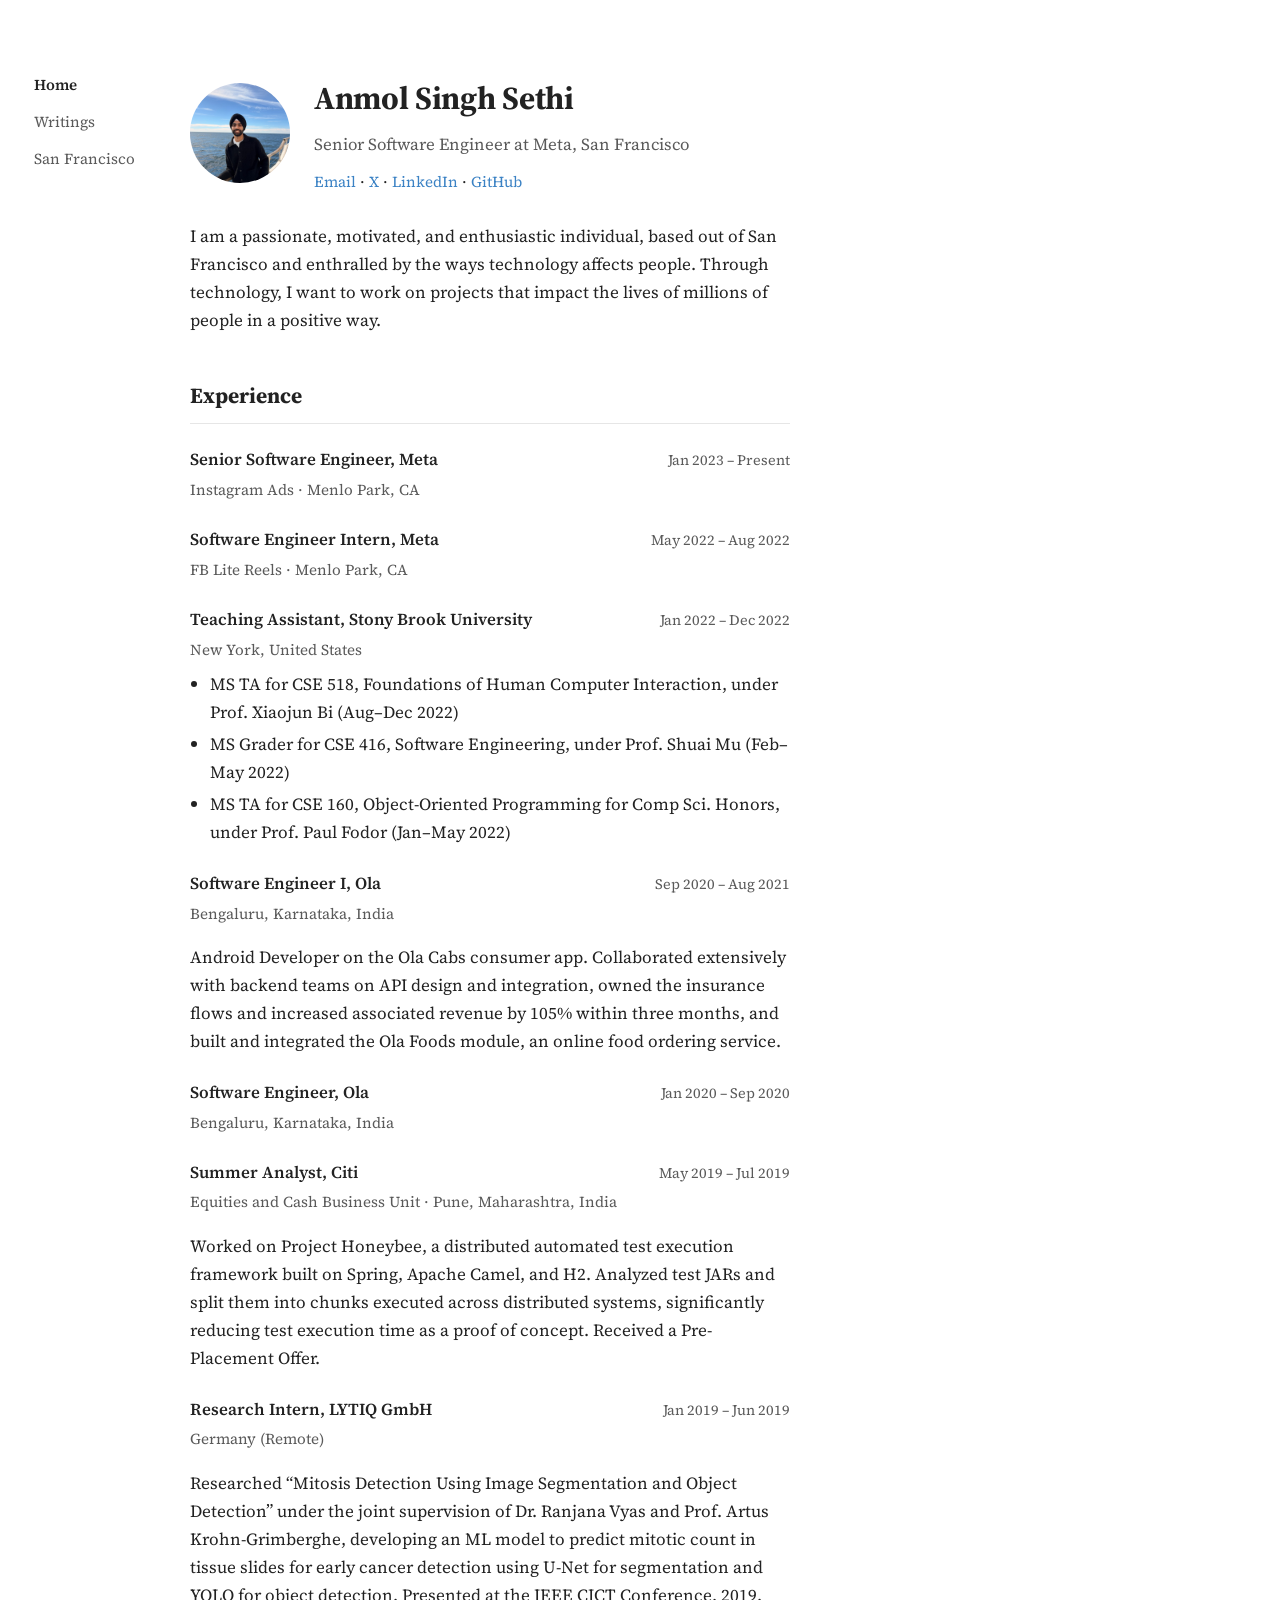
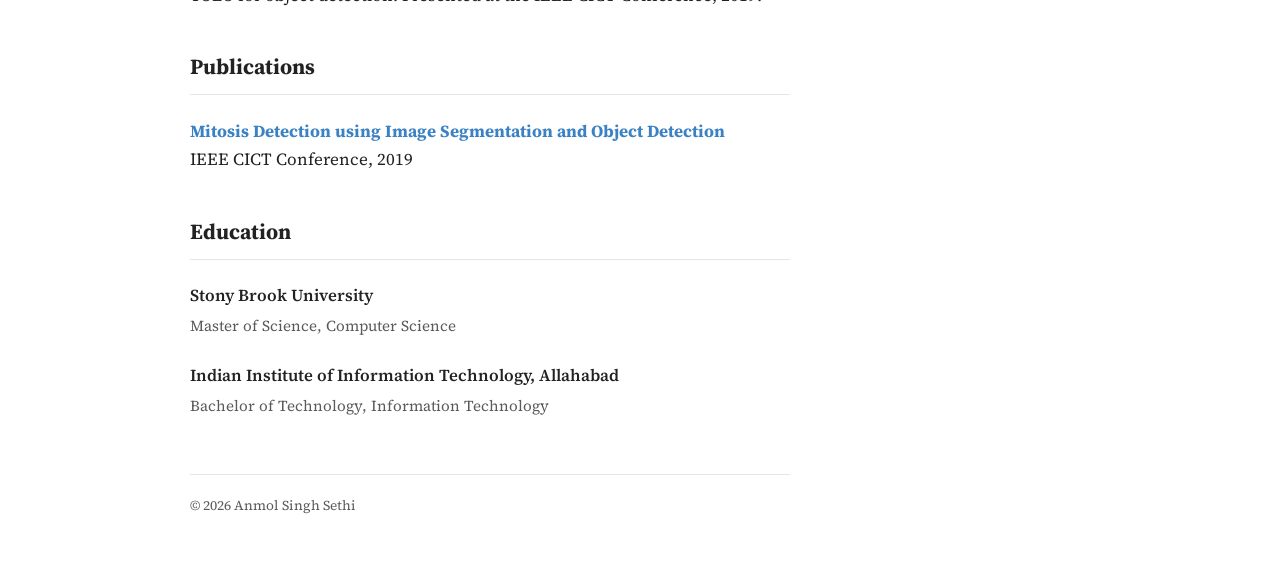
<file: index.html>
<!DOCTYPE html>
<html lang="en">
<head>
<meta charset="UTF-8">
<meta name="viewport" content="width=device-width, initial-scale=1.0">
<title>Anmol Singh Sethi</title>
<meta name="description" content="Anmol Singh Sethi — Senior Software Engineer at Meta, San Francisco. Software development, data science, and AI.">
<link rel="preconnect" href="https://fonts.googleapis.com">
<link rel="preconnect" href="https://fonts.gstatic.com" crossorigin>
<link href="https://fonts.googleapis.com/css2?family=Source+Serif+4:opsz,wght@8..60,400;8..60,500;8..60,600;8..60,700&display=swap" rel="stylesheet">
<link rel="stylesheet" href="style.css">
</head>
<body>

<div class="page">

  <nav class="sidebar">
    <a href="index.html" class="active">Home</a>
    <a href="writings.html">Writings</a>
    <a href="sf.html">San Francisco</a>
  </nav>

<main class="container">

  <header class="hero">
    <img src="headshot.jpg" alt="Anmol Singh Sethi" class="headshot" onerror="this.style.display='none'">
    <div>
      <h1>Anmol Singh Sethi</h1>
      <p class="subtitle">Senior Software Engineer at Meta, San Francisco</p>
      <p class="links">
        <a href="mailto:anmolsinghsethi99@gmail.com">Email</a> &middot;
        <a href="https://x.com/anmolsethi_20" target="_blank" rel="noopener">X</a> &middot;
        <a href="https://www.linkedin.com/in/anmolsinghsethi" target="_blank" rel="noopener">LinkedIn</a> &middot;
        <a href="https://github.com/anmolsinghsethi" target="_blank" rel="noopener">GitHub</a>
      </p>
    </div>
  </header>

  <p class="summary">
    I am a passionate, motivated, and enthusiastic individual, based out of San Francisco
    and enthralled by the ways technology affects people. Through technology, I want to
    work on projects that impact the lives of millions of people in a positive way.
  </p>

  <section>
    <h2>Experience</h2>

    <div class="entry">
      <div class="entry-header">
        <h3>Senior Software Engineer, Meta</h3>
        <span class="entry-date">Jan 2023 &ndash; Present</span>
      </div>
      <p class="entry-sub">Instagram Ads &middot; Menlo Park, CA</p>
    </div>

    <div class="entry">
      <div class="entry-header">
        <h3>Software Engineer Intern, Meta</h3>
        <span class="entry-date">May 2022 &ndash; Aug 2022</span>
      </div>
      <p class="entry-sub">FB Lite Reels &middot; Menlo Park, CA</p>
    </div>

    <div class="entry">
      <div class="entry-header">
        <h3>Teaching Assistant, Stony Brook University</h3>
        <span class="entry-date">Jan 2022 &ndash; Dec 2022</span>
      </div>
      <p class="entry-sub">New York, United States</p>
      <ul>
        <li>MS TA for CSE 518, Foundations of Human Computer Interaction, under Prof. Xiaojun Bi (Aug&ndash;Dec 2022)</li>
        <li>MS Grader for CSE 416, Software Engineering, under Prof. Shuai Mu (Feb&ndash;May 2022)</li>
        <li>MS TA for CSE 160, Object-Oriented Programming for Comp Sci. Honors, under Prof. Paul Fodor (Jan&ndash;May 2022)</li>
      </ul>
    </div>

    <div class="entry">
      <div class="entry-header">
        <h3>Software Engineer I, Ola</h3>
        <span class="entry-date">Sep 2020 &ndash; Aug 2021</span>
      </div>
      <p class="entry-sub">Bengaluru, Karnataka, India</p>
      <p>
        Android Developer on the Ola Cabs consumer app. Collaborated extensively with backend
        teams on API design and integration, owned the insurance flows and increased
        associated revenue by 105% within three months, and built and integrated the
        Ola Foods module, an online food ordering service.
      </p>
    </div>

    <div class="entry">
      <div class="entry-header">
        <h3>Software Engineer, Ola</h3>
        <span class="entry-date">Jan 2020 &ndash; Sep 2020</span>
      </div>
      <p class="entry-sub">Bengaluru, Karnataka, India</p>
    </div>

    <div class="entry">
      <div class="entry-header">
        <h3>Summer Analyst, Citi</h3>
        <span class="entry-date">May 2019 &ndash; Jul 2019</span>
      </div>
      <p class="entry-sub">Equities and Cash Business Unit &middot; Pune, Maharashtra, India</p>
      <p>
        Worked on Project Honeybee, a distributed automated test execution framework built on
        Spring, Apache Camel, and H2. Analyzed test JARs and split them into chunks executed
        across distributed systems, significantly reducing test execution time as a proof of
        concept. Received a Pre-Placement Offer.
      </p>
    </div>

    <div class="entry">
      <div class="entry-header">
        <h3>Research Intern, LYTIQ GmbH</h3>
        <span class="entry-date">Jan 2019 &ndash; Jun 2019</span>
      </div>
      <p class="entry-sub">Germany (Remote)</p>
      <p>
        Researched &ldquo;Mitosis Detection Using Image Segmentation and Object Detection&rdquo; under
        the joint supervision of Dr. Ranjana Vyas and Prof. Artus Krohn-Grimberghe, developing
        an ML model to predict mitotic count in tissue slides for early cancer detection using
        U-Net for segmentation and YOLO for object detection. Presented at the IEEE CICT
        Conference, 2019.
      </p>
    </div>
  </section>

  <section>
    <h2>Publications</h2>
    <div class="entry">
      <p><strong><a href="https://ieeexplore.ieee.org/document/9066180" target="_blank" rel="noopener">Mitosis Detection using Image Segmentation and Object Detection</a></strong><br>
      IEEE CICT Conference, 2019</p>
    </div>
  </section>

  <section>
    <h2>Education</h2>
    <div class="entry">
      <div class="entry-header">
        <h3>Stony Brook University</h3>
      </div>
      <p class="entry-sub">Master of Science, Computer Science</p>
    </div>
    <div class="entry">
      <div class="entry-header">
        <h3>Indian Institute of Information Technology, Allahabad</h3>
      </div>
      <p class="entry-sub">Bachelor of Technology, Information Technology</p>
    </div>
  </section>

  <footer>
    <p>&copy; <span id="year"></span> Anmol Singh Sethi</p>
  </footer>

</main>

</div>

<script src="script.js"></script>
</body>
</html>
</file>
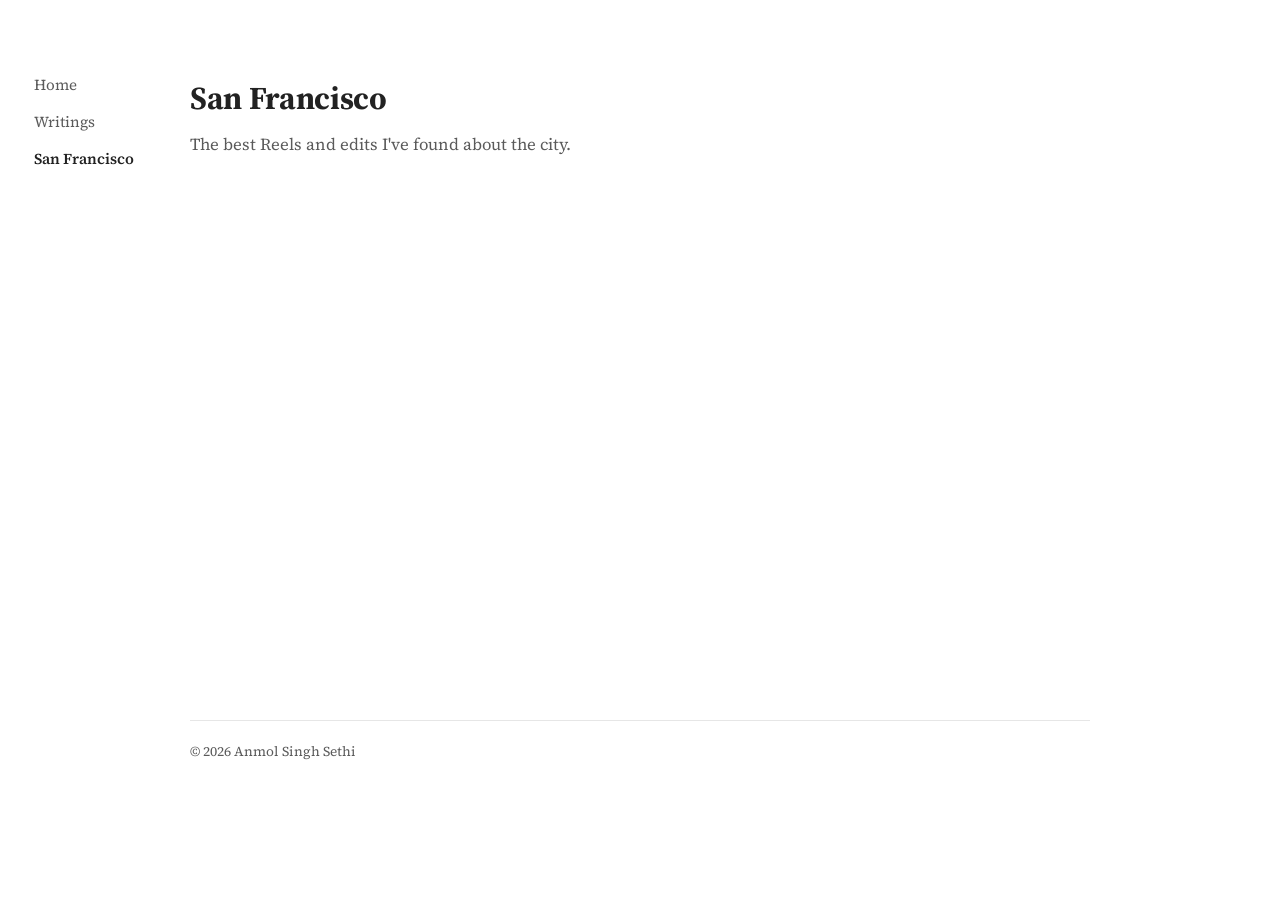
<file: sf.html>
<!DOCTYPE html>
<html lang="en">
<head>
<meta charset="UTF-8">
<meta name="viewport" content="width=device-width, initial-scale=1.0">
<title>San Francisco — Anmol Singh Sethi</title>
<meta name="description" content="A curated gallery of the best San Francisco Instagram Reels, picked by Anmol Singh Sethi.">
<link rel="preconnect" href="https://fonts.googleapis.com">
<link rel="preconnect" href="https://fonts.gstatic.com" crossorigin>
<link href="https://fonts.googleapis.com/css2?family=Source+Serif+4:opsz,wght@8..60,400;8..60,500;8..60,600;8..60,700&display=swap" rel="stylesheet">
<link rel="stylesheet" href="style.css">
</head>
<body>

<div class="page">

  <nav class="sidebar">
    <a href="index.html">Home</a>
    <a href="writings.html">Writings</a>
    <a href="sf.html" class="active">San Francisco</a>
  </nav>

<main class="container container-wide">

  <header class="page-header">
    <h1>San Francisco</h1>
    <p class="subtitle">The best Reels and edits I've found about the city.</p>
  </header>

  <!--
    HOW TO ADD A NEW REEL
    1. Open the Reel on instagram.com or the app.
    2. Click the ··· menu on the post, choose "Embed", and copy the code.
    3. Paste the copied <blockquote class="instagram-media">...</blockquote>
       block into a new <div class="gallery-item"> below, replacing the
       placeholder one.
    4. Leave the <script async src="//www.instagram.com/embed.js"></script>
       tag at the bottom of this file exactly as is — it renders every
       embed on the page, so you only need it once no matter how many
       Reels you add.
  -->
  <section class="gallery-grid">

    <div class="gallery-item">
      <blockquote class="instagram-media" data-instgrm-permalink="https://www.instagram.com/reel/DbJmXz8S-6p/" data-instgrm-version="14"></blockquote>
    </div>

    <div class="gallery-item">
      <blockquote class="instagram-media" data-instgrm-permalink="https://www.instagram.com/reel/Da6hS30yrcK/" data-instgrm-version="14"></blockquote>
    </div>

    <div class="gallery-item">
      <blockquote class="instagram-media" data-instgrm-permalink="https://www.instagram.com/reel/DXuLuBNkhb7/" data-instgrm-version="14"></blockquote>
    </div>

    <div class="gallery-item">
      <blockquote class="instagram-media" data-instgrm-permalink="https://www.instagram.com/reel/DXSSguAgT6C/" data-instgrm-version="14"></blockquote>
    </div>

    <div class="gallery-item">
      <blockquote class="instagram-media" data-instgrm-permalink="https://www.instagram.com/reel/DVr43oLjP49/" data-instgrm-version="14"></blockquote>
    </div>

    <div class="gallery-item">
      <blockquote class="instagram-media" data-instgrm-permalink="https://www.instagram.com/reel/DVAexmUAi_J/" data-instgrm-version="14"></blockquote>
    </div>

    <div class="gallery-item">
      <blockquote class="instagram-media" data-instgrm-permalink="https://www.instagram.com/reel/DVMOK4AAcfC/" data-instgrm-version="14"></blockquote>
    </div>

    <div class="gallery-item">
      <blockquote class="instagram-media" data-instgrm-permalink="https://www.instagram.com/reel/DWAbg4uDcWZ/" data-instgrm-version="14"></blockquote>
    </div>

    <div class="gallery-item">
      <blockquote class="instagram-media" data-instgrm-permalink="https://www.instagram.com/reel/DUj17mwCZVG/" data-instgrm-version="14"></blockquote>
    </div>

    <div class="gallery-item">
      <blockquote class="instagram-media" data-instgrm-permalink="https://www.instagram.com/reel/DW3vhW0AV8x/" data-instgrm-version="14"></blockquote>
    </div>

    <div class="gallery-item">
      <blockquote class="instagram-media" data-instgrm-permalink="https://www.instagram.com/reel/DWrGdryj4Vc/" data-instgrm-version="14"></blockquote>
    </div>

    <div class="gallery-item">
      <blockquote class="instagram-media" data-instgrm-permalink="https://www.instagram.com/reel/DW2tveDErPx/" data-instgrm-version="14"></blockquote>
    </div>

    <div class="gallery-item">
      <blockquote class="instagram-media" data-instgrm-permalink="https://www.instagram.com/reel/DWjeg5iBgou/" data-instgrm-version="14"></blockquote>
    </div>

    <div class="gallery-item">
      <blockquote class="instagram-media" data-instgrm-permalink="https://www.instagram.com/reel/DWrD8b1EQjx/" data-instgrm-version="14"></blockquote>
    </div>

    <div class="gallery-item">
      <blockquote class="instagram-media" data-instgrm-permalink="https://www.instagram.com/reel/DW1dpOVjNnx/" data-instgrm-version="14"></blockquote>
    </div>

    <div class="gallery-item">
      <blockquote class="instagram-media" data-instgrm-permalink="https://www.instagram.com/reel/DTqEvwVDo5R/" data-instgrm-version="14"></blockquote>
    </div>

    <div class="gallery-item">
      <blockquote class="instagram-media" data-instgrm-permalink="https://www.instagram.com/reel/DV4k9-PAUr9/" data-instgrm-version="14"></blockquote>
    </div>

    <div class="gallery-item">
      <blockquote class="instagram-media" data-instgrm-permalink="https://www.instagram.com/reel/DWZO5FRgoZA/" data-instgrm-version="14"></blockquote>
    </div>

    <div class="gallery-item">
      <blockquote class="instagram-media" data-instgrm-permalink="https://www.instagram.com/reel/DVJZFIIjVYD/" data-instgrm-version="14"></blockquote>
    </div>

    <div class="gallery-item">
      <blockquote class="instagram-media" data-instgrm-permalink="https://www.instagram.com/reel/DWFG5UzCXrh/" data-instgrm-version="14"></blockquote>
    </div>

    <div class="gallery-item">
      <blockquote class="instagram-media" data-instgrm-permalink="https://www.instagram.com/reel/DUCZC1XEeri/" data-instgrm-version="14"></blockquote>
    </div>

    <div class="gallery-item">
      <blockquote class="instagram-media" data-instgrm-permalink="https://www.instagram.com/reel/DVj3X8VioJP/" data-instgrm-version="14"></blockquote>
    </div>

    <div class="gallery-item">
      <blockquote class="instagram-media" data-instgrm-permalink="https://www.instagram.com/reel/DR49luQj55c/" data-instgrm-version="14"></blockquote>
    </div>

    <div class="gallery-item">
      <blockquote class="instagram-media" data-instgrm-permalink="https://www.instagram.com/reel/DUMMxJeElf7/" data-instgrm-version="14"></blockquote>
    </div>

    <div class="gallery-item">
      <blockquote class="instagram-media" data-instgrm-permalink="https://www.instagram.com/reel/DRJvI9BEig0/" data-instgrm-version="14"></blockquote>
    </div>

    <div class="gallery-item">
      <blockquote class="instagram-media" data-instgrm-permalink="https://www.instagram.com/reel/DN8CqoCiDtP/" data-instgrm-version="14"></blockquote>
    </div>

  </section>

  <footer>
    <p>&copy; <span id="year"></span> Anmol Singh Sethi</p>
  </footer>

</main>

</div>

<script src="script.js"></script>
<script async src="//www.instagram.com/embed.js"></script>
</body>
</html>
</file>
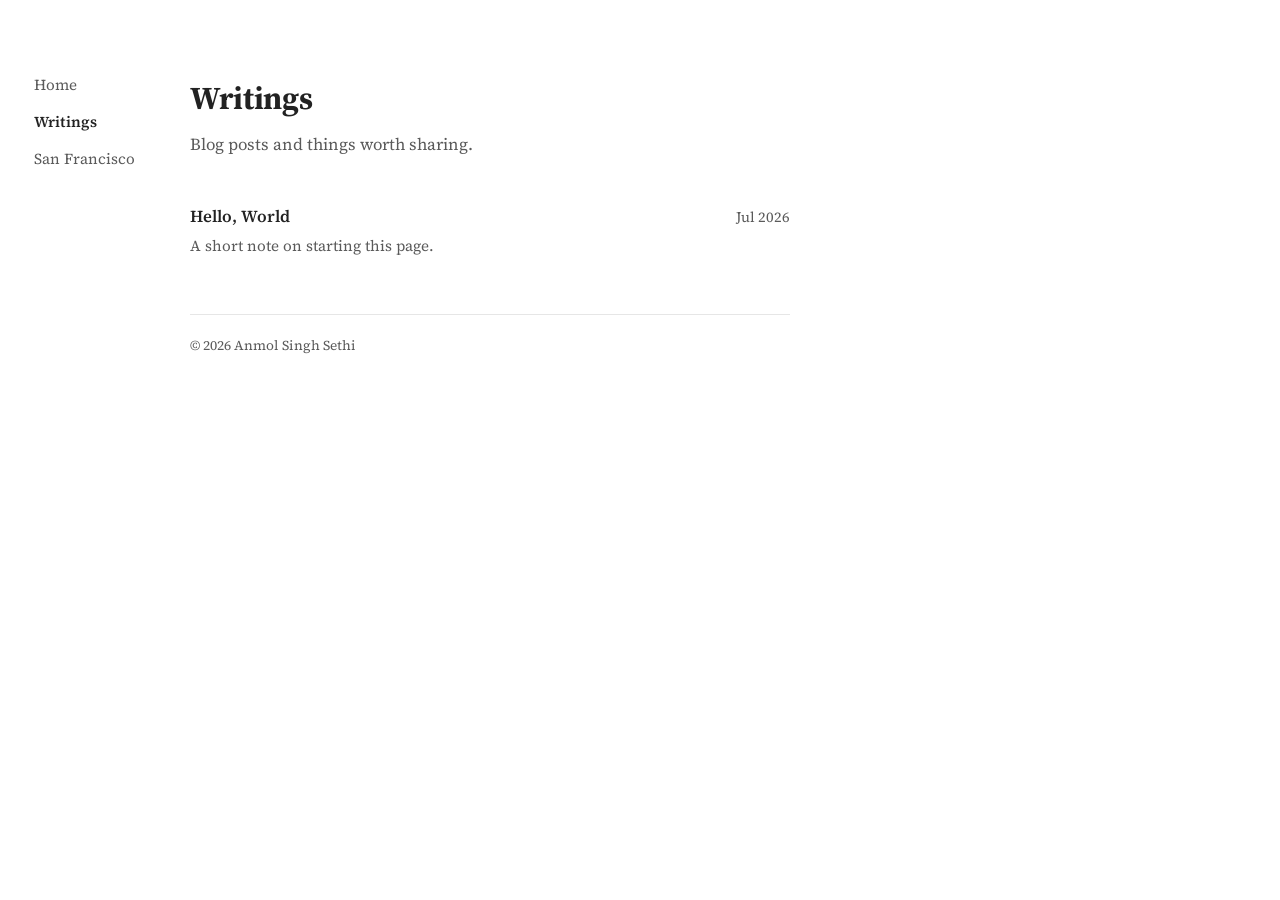
<file: writings.html>
<!DOCTYPE html>
<html lang="en">
<head>
<meta charset="UTF-8">
<meta name="viewport" content="width=device-width, initial-scale=1.0">
<title>Writings — Anmol Singh Sethi</title>
<meta name="description" content="Blog posts and writing by Anmol Singh Sethi.">
<link rel="preconnect" href="https://fonts.googleapis.com">
<link rel="preconnect" href="https://fonts.gstatic.com" crossorigin>
<link href="https://fonts.googleapis.com/css2?family=Source+Serif+4:opsz,wght@8..60,400;8..60,500;8..60,600;8..60,700&display=swap" rel="stylesheet">
<link rel="stylesheet" href="style.css">
</head>
<body>

<div class="page">

  <nav class="sidebar">
    <a href="index.html">Home</a>
    <a href="writings.html" class="active">Writings</a>
    <a href="sf.html">San Francisco</a>
  </nav>

<main class="container">

  <header class="page-header">
    <h1>Writings</h1>
    <p class="subtitle">Blog posts and things worth sharing.</p>
  </header>

  <section>
    <ul class="post-list">
      <li class="post-item">
        <div class="entry-header">
          <a href="writings/hello-world.html"><h3>Hello, World</h3></a>
          <span class="entry-date">Jul 2026</span>
        </div>
        <p class="entry-sub">A short note on starting this page.</p>
      </li>
    </ul>
  </section>

  <footer>
    <p>&copy; <span id="year"></span> Anmol Singh Sethi</p>
  </footer>

</main>

</div>

<script src="script.js"></script>
</body>
</html>
</file>
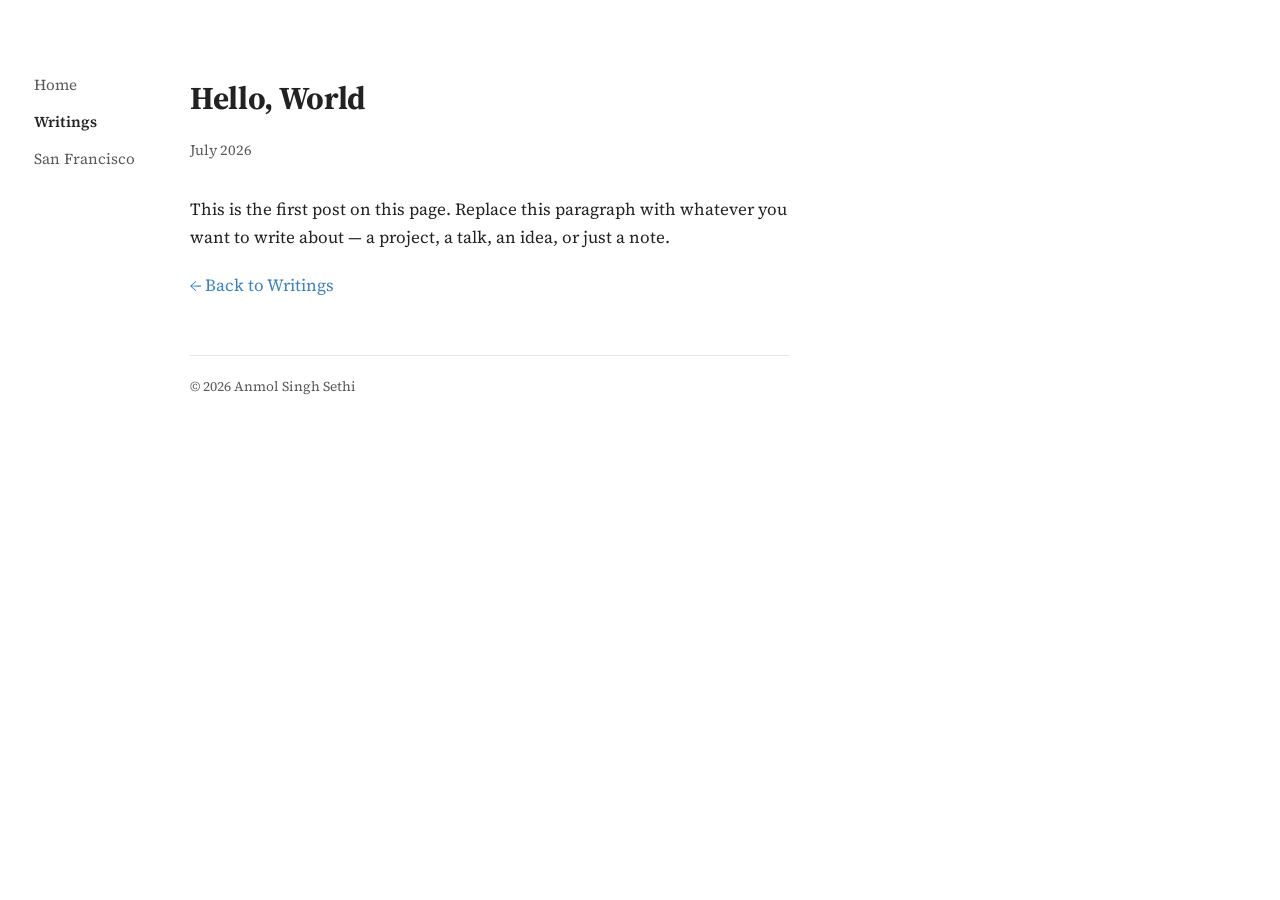
<file: writings/hello-world.html>
<!DOCTYPE html>
<html lang="en">
<head>
<meta charset="UTF-8">
<meta name="viewport" content="width=device-width, initial-scale=1.0">
<title>Hello, World — Anmol Singh Sethi</title>
<meta name="description" content="A short note on starting this page.">
<link rel="preconnect" href="https://fonts.googleapis.com">
<link rel="preconnect" href="https://fonts.gstatic.com" crossorigin>
<link href="https://fonts.googleapis.com/css2?family=Source+Serif+4:opsz,wght@8..60,400;8..60,500;8..60,600;8..60,700&display=swap" rel="stylesheet">
<link rel="stylesheet" href="../style.css">
</head>
<body>

<div class="page">

  <nav class="sidebar">
    <a href="../index.html">Home</a>
    <a href="../writings.html" class="active">Writings</a>
    <a href="../sf.html">San Francisco</a>
  </nav>

<main class="container">

  <article>
    <header class="post-header">
      <h1>Hello, World</h1>
      <p class="entry-date">July 2026</p>
    </header>

    <p>
      This is the first post on this page. Replace this paragraph with whatever
      you want to write about — a project, a talk, an idea, or just a note.
    </p>
  </article>

  <p><a href="../writings.html">&larr; Back to Writings</a></p>

  <footer>
    <p>&copy; <span id="year"></span> Anmol Singh Sethi</p>
  </footer>

</main>

</div>

<script src="../script.js"></script>
</body>
</html>
</file>
<file: style.css>
:root {
  --color-text: #222222;
  --color-muted: #5a5a5a;
  --color-border: #e6e6e6;
  --color-background: #ffffff;
  --color-accent: #3b82c4;
  --max-width: 680px;
  --font-body: "Source Serif 4", Georgia, "Iowan Old Style", serif;
}

* {
  box-sizing: border-box;
}

body {
  margin: 0;
  font-family: var(--font-body);
  color: var(--color-text);
  background: var(--color-background);
  line-height: 1.65;
  font-size: 17px;
  -webkit-font-smoothing: antialiased;
}

.container {
  max-width: var(--max-width);
  margin: 0;
  padding: 72px 40px 48px 40px;
  flex: 1;
}

.container-wide {
  max-width: 980px;
}

/* Page layout with left sidebar */

.page {
  display: flex;
  max-width: 1260px;
  margin: 0 auto;
}

.sidebar {
  width: 140px;
  flex-shrink: 0;
  display: flex;
  flex-direction: column;
  gap: 12px;
  padding: 72px 0 0 24px;
}

.sidebar a {
  color: var(--color-muted);
  font-size: 0.95rem;
}

.sidebar a.active {
  color: var(--color-text);
  font-weight: 600;
}

/* Page header (non-hero pages, e.g. Writings) */

.page-header {
  margin-bottom: 44px;
}

.page-header h1 {
  margin-bottom: 6px;
}

/* Hero */

.hero {
  display: flex;
  gap: 24px;
  align-items: center;
  margin-bottom: 28px;
}

.headshot {
  width: 100px;
  height: 100px;
  border-radius: 50%;
  object-fit: cover;
  flex-shrink: 0;
}

h1 {
  margin: 0 0 6px 0;
  font-size: 2rem;
  font-weight: 700;
  letter-spacing: -0.01em;
}

.subtitle {
  margin: 0 0 10px 0;
  color: var(--color-muted);
  font-size: 1.05rem;
}

.links {
  margin: 0;
  font-size: 0.95rem;
}

a {
  color: var(--color-accent);
  text-decoration: none;
}

a:hover {
  text-decoration: underline;
}

.summary {
  margin: 0 0 44px 0;
  color: var(--color-text);
}

/* Sections */

section {
  margin-bottom: 40px;
}

section h2 {
  font-size: 1.35rem;
  font-weight: 700;
  color: var(--color-text);
  margin: 0 0 22px 0;
  padding-bottom: 10px;
  border-bottom: 1px solid var(--color-border);
}

.entry {
  margin-bottom: 24px;
}

.entry:last-child {
  margin-bottom: 0;
}

.entry-header {
  display: flex;
  flex-wrap: wrap;
  justify-content: space-between;
  align-items: baseline;
  gap: 8px 16px;
}

.entry-header h3 {
  margin: 0;
  font-size: 1.05rem;
  font-weight: 600;
}

.entry-date {
  color: var(--color-muted);
  font-size: 0.9rem;
  white-space: nowrap;
}

.entry-sub {
  margin: 3px 0 8px 0;
  color: var(--color-muted);
  font-size: 0.95rem;
}

.entry ul {
  margin: 8px 0 0 0;
  padding-left: 20px;
}

.entry li {
  margin-bottom: 4px;
}

/* Writings list */

.post-list {
  list-style: none;
  margin: 0;
  padding: 0;
}

.post-item {
  margin-bottom: 24px;
}

.post-item .entry-header h3 {
  color: var(--color-text);
}

.post-item a {
  color: inherit;
}

.post-item a:hover h3 {
  color: var(--color-accent);
}

/* San Francisco gallery */

.gallery-grid {
  display: grid;
  grid-template-columns: repeat(auto-fit, minmax(300px, 1fr));
  gap: 20px;
}

.gallery-item {
  min-width: 0;
  max-width: 100%;
  overflow: hidden;
}

.gallery-item iframe,
.gallery-item .instagram-media {
  max-width: 100% !important;
}

/* Post page */

.post-header {
  margin-bottom: 32px;
}

.post-header h1 {
  margin-bottom: 8px;
}

article p {
  margin-bottom: 20px;
}

/* Footer */

footer {
  margin-top: 56px;
  padding-top: 20px;
  border-top: 1px solid var(--color-border);
}

footer p {
  color: var(--color-muted);
  font-size: 0.85rem;
  margin: 0;
}

/* Responsive */

@media (max-width: 720px) {
  .page {
    flex-direction: column;
  }

  .sidebar {
    flex-direction: row;
    width: auto;
    gap: 24px;
    padding: 32px 24px 0 24px;
  }

  .container {
    padding-top: 32px;
  }
}

@media (max-width: 480px) {
  .container {
    padding-left: 20px;
    padding-right: 20px;
  }

  .gallery-grid {
    grid-template-columns: 1fr;
  }
}

@media (max-width: 560px) {
  .hero {
    flex-direction: column;
    text-align: center;
    align-items: center;
  }
}
</file>
